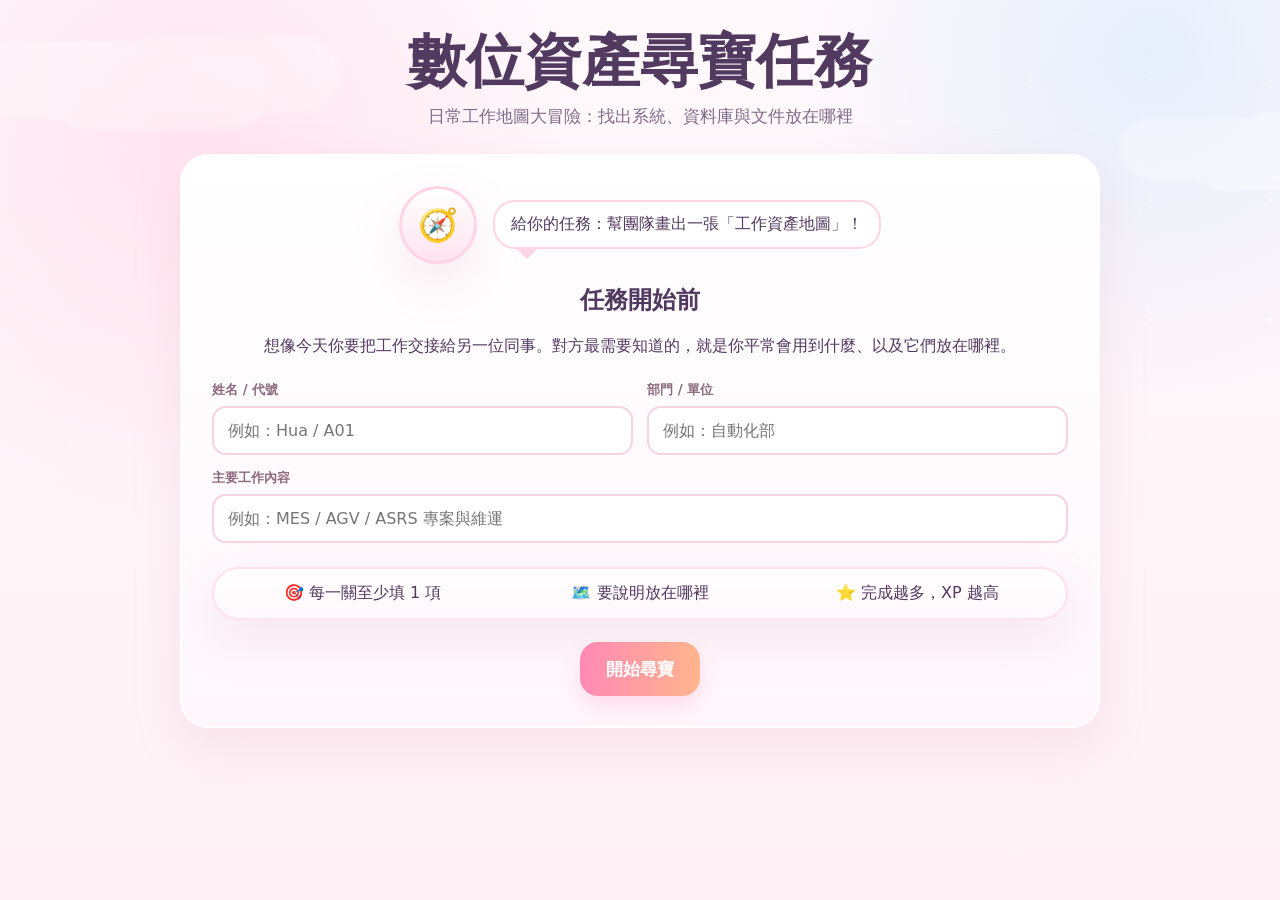
<file: index.html>
<!doctype html>
<html lang="zh-Hant">
<head>
  <meta charset="utf-8" />
  <meta name="viewport" content="width=device-width,initial-scale=1,viewport-fit=cover" />
  <meta name="theme-color" content="#f8d6df" />
  <title>數位資產尋寶任務</title>
  <link rel="stylesheet" href="style.css" />
</head>
<body class="theme-kawaii">
  <div class="cloud cloud-a"></div>
  <div class="cloud cloud-b"></div>
  <div class="sparkles"></div>

  <main class="app-shell player-shell">
    <header class="hero hero-player">
      <h1 id="gameTitle">數位資產尋寶任務</h1>
      <p id="subtitle">日常工作地圖大冒險：找出系統、資料庫與文件放在哪裡</p>
    </header>

    <section class="card intro-card" id="introCard">
      <div class="mascot-row">
        <div class="mascot mascot-main">🧭</div>
        <div class="speech-bubble">給你的任務：幫團隊畫出一張「工作資產地圖」！</div>
      </div>
      <h2>任務開始前</h2>
      <p>想像今天你要把工作交接給另一位同事。對方最需要知道的，就是你平常會用到什麼、以及它們放在哪裡。</p>

      <div class="form-grid">
        <label>
          <span>姓名 / 代號</span>
          <input id="participantName" placeholder="例如：Hua / A01" autocomplete="name" />
        </label>
        <label>
          <span>部門 / 單位</span>
          <input id="department" placeholder="例如：自動化部" />
        </label>
        <label class="full">
          <span>主要工作內容</span>
          <input id="workRole" placeholder="例如：MES / AGV / ASRS 專案與維運" />
        </label>
      </div>

      <div class="quest-rules soft-card">
        <div>🎯 每一關至少填 1 項</div>
        <div>🗺️ 要說明放在哪裡</div>
        <div>⭐ 完成越多，XP 越高</div>
      </div>

      <button class="btn primary big" id="startBtn">開始尋寶</button>
    </section>

    <section class="progress-wrap hidden" id="progressWrap">
      <div class="progress-head">
        <span id="missionLabel">任務 1 / 3</span>
        <span id="scoreLabel">0 XP</span>
      </div>
      <div class="progress-track"><div id="progressBar" class="progress-bar"></div></div>
    </section>

    <section id="missions" class="hidden">
      <article class="card mission active mission-system" data-step="0" data-type="system">
        <div class="mission-head">
          <div>
            <div class="mission-kicker">MISSION 01</div>
            <h2>系統探勘 🖥️</h2>
          </div>
          <div class="xp-badge">+100 XP</div>
        </div>
        <p class="mission-desc">列出你平常工作會開啟或操作的系統，例如 ERP（企業資源規劃，Enterprise Resource Planning）、MES（製造執行系統，Manufacturing Execution System）、WMS（倉儲管理系統，Warehouse Management System）、QMS（品質管理系統，Quality Management System）、SaaS（軟體即服務，Software as a Service）工具。</p>
        <div class="hint-bar">小提示：如果新同事不知道這個系統在哪裡，就很難接手你的工作。</div>
        <div class="item-list" id="systemList"></div>
        <button class="btn ghost add-btn" data-type="system">＋ 新增一個系統</button>
        <div class="nav-row">
          <button class="btn primary next-btn">完成這一關 →</button>
        </div>
      </article>

      <article class="card mission mission-database" data-step="1" data-type="database">
        <div class="mission-head">
          <div>
            <div class="mission-kicker">MISSION 02</div>
            <h2>資料庫追蹤 🗄️</h2>
          </div>
          <div class="xp-badge">+100 XP</div>
        </div>
        <p class="mission-desc">列出你直接查詢、匯出、串接或依賴的資料庫 / 資料來源，例如 SQL Server、PostgreSQL、MySQL、SQLite、Excel 主檔或共享資料表。</p>
        <div class="hint-bar">小提示：資料不一定只在真正的 DB（資料庫，Database）裡，也可能散落在 Excel 或共享表單。</div>
        <div class="item-list" id="databaseList"></div>
        <button class="btn ghost add-btn" data-type="database">＋ 新增一個資料庫</button>
        <div class="nav-row">
          <button class="btn secondary prev-btn">← 上一關</button>
          <button class="btn primary next-btn">完成這一關 →</button>
        </div>
      </article>

      <article class="card mission mission-document" data-step="2" data-type="document">
        <div class="mission-head">
          <div>
            <div class="mission-kicker">MISSION 03</div>
            <h2>文件寶藏庫 📚</h2>
          </div>
          <div class="xp-badge">+100 XP</div>
        </div>
        <p class="mission-desc">列出你常用的重要文件，例如 SOP（標準作業程序，Standard Operating Procedure）、規格書、Excel 報表、會議記錄、流程圖、教學文件。</p>
        <div class="hint-bar">小提示：最容易失控的，不是系統，而是散落在各處、只有少數人知道的文件。</div>
        <div class="item-list" id="documentList"></div>
        <button class="btn ghost add-btn" data-type="document">＋ 新增一份文件</button>
        <div class="nav-row">
          <button class="btn secondary prev-btn">← 上一關</button>
          <button class="btn primary" id="finishBtn">完成盤點 🏁</button>
        </div>
      </article>
    </section>

    <section class="card result-card hidden" id="resultCard">
      <div class="trophy">🏆</div>
      <div class="eyebrow">QUEST COMPLETE</div>
      <h2>你的工作數位地圖完成了</h2>
      <p id="resultSummary"></p>

      <div class="stat-grid">
        <div class="stat"><strong id="systemCount">0</strong><span>系統</span></div>
        <div class="stat"><strong id="databaseCount">0</strong><span>資料庫</span></div>
        <div class="stat"><strong id="documentCount">0</strong><span>文件</span></div>
        <div class="stat"><strong id="riskCount">0</strong><span>待釐清位置</span></div>
      </div>

      <div id="mapOutput" class="map-output"></div>

      <div class="result-actions">
        <button class="btn primary" id="submitBtn">送出結果</button>
        <button class="btn secondary" id="downloadCsvBtn">下載 CSV</button>
        <button class="btn secondary" id="downloadJsonBtn">下載 JSON</button>
        <button class="btn ghost" id="restartBtn">重新挑戰</button>
      </div>
      <div id="submitStatus" class="submit-status"></div>
    </section>
  </main>

  <template id="itemTemplate">
    <div class="asset-item">
      <div class="asset-num"></div>
      <div class="asset-fields">
        <label>
          <span class="asset-name-label">資產名稱</span>
          <input class="asset-name" placeholder="" />
        </label>
        <label>
          <span>主要用途</span>
          <input class="asset-purpose" placeholder="例如：排程、查詢、報表、設備監控" />
        </label>
        <label>
          <span>放在哪一類位置？</span>
          <select class="asset-location-type">
            <option value="">請選擇</option>
            <option>公司內部系統 / Server</option>
            <option>雲端 SaaS / Web</option>
            <option>SharePoint / Teams</option>
            <option>OneDrive</option>
            <option>Google Drive</option>
            <option>NAS / 網路磁碟</option>
            <option>本機電腦</option>
            <option>資料庫伺服器</option>
            <option>Email / 聊天工具</option>
            <option>實體文件 / 紙本</option>
            <option>其他</option>
            <option>我不確定</option>
          </select>
        </label>
        <label>
          <span>位置細節</span>
          <input class="asset-location-detail" placeholder="例如：內網網址、Server 名稱、資料夾路徑、系統模組" />
        </label>
      </div>
      <button class="remove-btn" title="刪除">×</button>
    </div>
  </template>

  <script src="config.js"></script>
  <script src="app.js"></script>
</body>
</html>
</file>
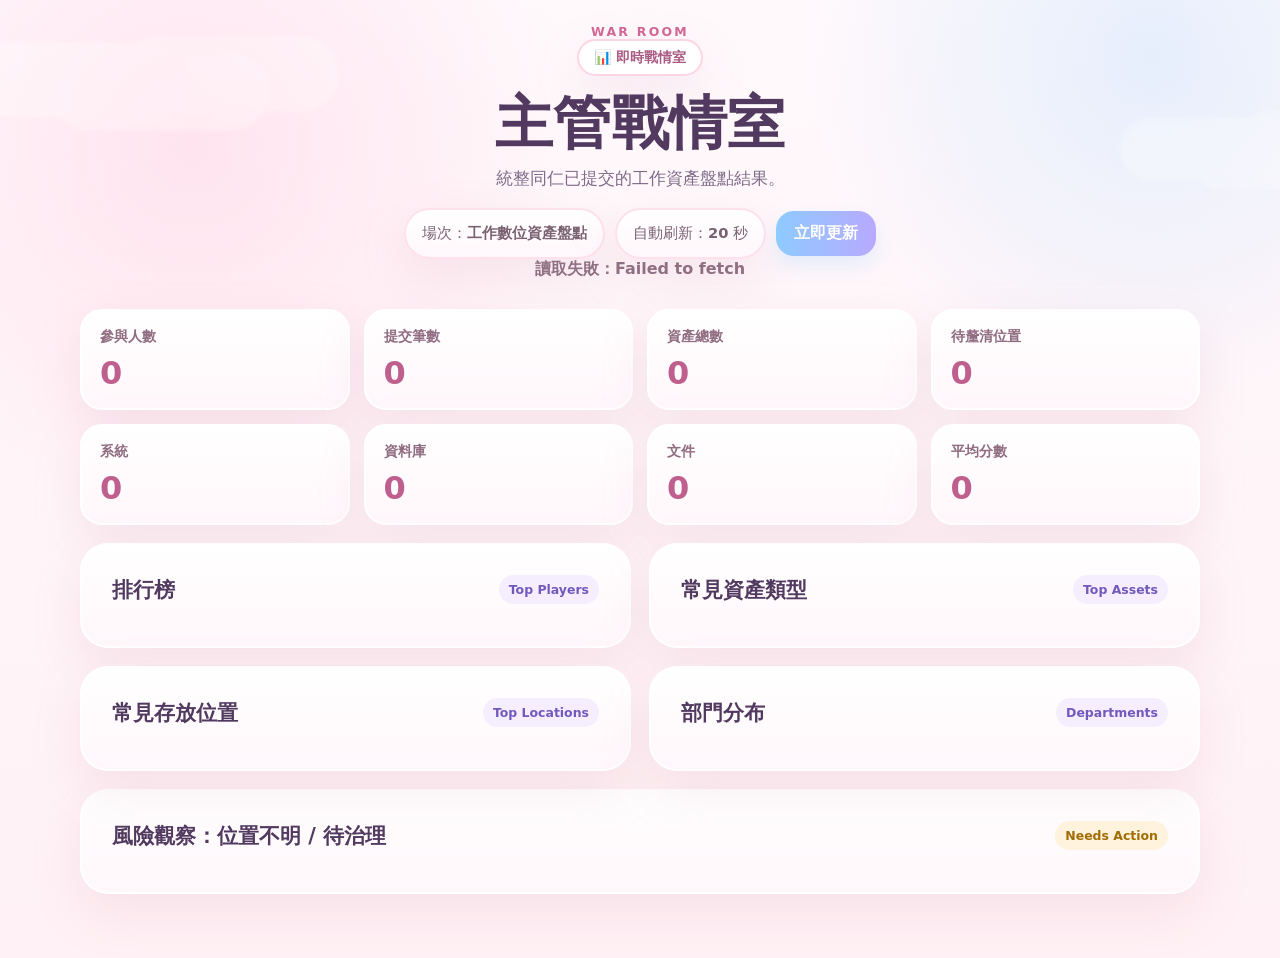
<file: dashboard.html>
<!doctype html>
<html lang="zh-Hant">
<head>
  <meta charset="utf-8" />
  <meta name="viewport" content="width=device-width,initial-scale=1,viewport-fit=cover" />
  <title>主管戰情室｜數位資產尋寶任務</title>
  <link rel="stylesheet" href="style.css" />
</head>
<body class="theme-kawaii dashboard-body">
  <div class="cloud cloud-a"></div>
  <div class="cloud cloud-b"></div>
  <main class="app-shell dashboard-shell">
    <header class="hero dashboard-hero">
      <div class="eyebrow">WAR ROOM</div>
      <div class="hero-badge">📊 即時戰情室</div>
      <h1>主管戰情室</h1>
      <p>統整同仁已提交的工作資產盤點結果。</p>
      <div class="dashboard-toolbar">
        <div class="soft-card toolbar-pill">場次：<strong id="sessionName"></strong></div>
        <div class="soft-card toolbar-pill">自動刷新：<strong id="refreshSeconds"></strong> 秒</div>
        <button class="btn secondary" id="refreshBtn">立即更新</button>
      </div>
      <div id="dashboardStatus" class="dashboard-status"></div>
    </header>

    <section class="metrics-grid">
      <div class="metric-card"><span>參與人數</span><strong id="totalParticipants">0</strong></div>
      <div class="metric-card"><span>提交筆數</span><strong id="totalSubmissions">0</strong></div>
      <div class="metric-card"><span>資產總數</span><strong id="totalAssets">0</strong></div>
      <div class="metric-card"><span>待釐清位置</span><strong id="uncertainAssets">0</strong></div>
      <div class="metric-card"><span>系統</span><strong id="systemAssets">0</strong></div>
      <div class="metric-card"><span>資料庫</span><strong id="databaseAssets">0</strong></div>
      <div class="metric-card"><span>文件</span><strong id="documentAssets">0</strong></div>
      <div class="metric-card"><span>平均分數</span><strong id="avgScore">0</strong></div>
    </section>

    <section class="dashboard-grid">
      <article class="card dashboard-panel">
        <div class="panel-head"><h2>排行榜</h2><span class="chip">Top Players</span></div>
        <div id="leaderboard" class="list-board"></div>
      </article>

      <article class="card dashboard-panel">
        <div class="panel-head"><h2>常見資產類型</h2><span class="chip">Top Assets</span></div>
        <div id="topAssets" class="list-board"></div>
      </article>

      <article class="card dashboard-panel">
        <div class="panel-head"><h2>常見存放位置</h2><span class="chip">Top Locations</span></div>
        <div id="topLocations" class="list-board"></div>
      </article>

      <article class="card dashboard-panel">
        <div class="panel-head"><h2>部門分布</h2><span class="chip">Departments</span></div>
        <div id="topDepartments" class="list-board"></div>
      </article>
    </section>

    <section class="card dashboard-panel">
      <div class="panel-head"><h2>風險觀察：位置不明 / 待治理</h2><span class="chip warn">Needs Action</span></div>
      <div id="riskTable" class="table-wrap"></div>
    </section>
  </main>

  <script src="config.js"></script>
  <script src="dashboard.js"></script>
</body>
</html>
</file>
<file: style.css>
:root{
  --bg:#fff9fc;
  --bg2:#fff1f5;
  --panel:#ffffff;
  --panel2:#fff7fb;
  --text:#51395f;
  --muted:#7f6b8a;
  --line:#f2c7d8;
  --accent:#ff89b5;
  --accent2:#8ecbff;
  --accent3:#ffe38d;
  --green:#8ee0bf;
  --purple:#a591ff;
  --danger:#ff8c9d;
  --warn:#ffcc75;
  --shadow:0 18px 48px rgba(207,148,174,.18);
  --radius-xl:28px;
  --radius-lg:22px;
  --radius-md:16px;
}
*{box-sizing:border-box}
html{scroll-behavior:smooth}
body{
  margin:0;
  min-height:100vh;
  font-family:"Noto Sans TC","PingFang TC","Microsoft JhengHei",system-ui,sans-serif;
  color:var(--text);
  background:
    radial-gradient(circle at 15% 15%, rgba(255,137,181,.18), transparent 24rem),
    radial-gradient(circle at 90% 6%, rgba(142,203,255,.22), transparent 22rem),
    linear-gradient(180deg,var(--bg),var(--bg2));
  position:relative;
  overflow-x:hidden;
}
.cloud{position:fixed;filter:blur(2px);opacity:.4;z-index:0;border-radius:999px;background:rgba(255,255,255,.78)}
.cloud-a{width:220px;height:76px;top:42px;left:-30px;box-shadow:80px 12px 0 0 rgba(255,255,255,.7), 150px -6px 0 0 rgba(255,255,255,.7)}
.cloud-b{width:180px;height:62px;top:118px;right:-20px;box-shadow:70px 10px 0 0 rgba(255,255,255,.7), 120px -8px 0 0 rgba(255,255,255,.7)}
.sparkles{
  position:fixed; inset:0; pointer-events:none; z-index:0; opacity:.35;
  background-image: radial-gradient(circle, rgba(255,255,255,.9) 0 2px, transparent 2px);
  background-size: 120px 120px;
  background-position: 10px 20px;
}
.app-shell{width:min(1120px,92vw);margin:0 auto;padding:24px 0 64px;position:relative;z-index:1}
.player-shell{width:min(920px,92vw)}
.hero{text-align:center;margin-bottom:22px}
.eyebrow{letter-spacing:.18em;font-size:.78rem;font-weight:900;color:#d26695}
.hero h1{font-size:clamp(2rem,6vw,3.6rem);margin:.35rem 0 .55rem;line-height:1.1}
.hero p{color:var(--muted);font-size:1.04rem;margin:.15rem 0 .9rem;line-height:1.8}
.hero-badge{display:inline-block;background:#fff;border:2px solid #ffd4e4;color:#a95982;border-radius:999px;padding:.45rem .9rem;font-size:.88rem;font-weight:800;box-shadow:var(--shadow);margin-bottom:10px}
.card,
.soft-card,
.metric-card{
  background:linear-gradient(180deg,var(--panel),var(--panel2));
  border:2px solid rgba(255,255,255,.86);
  border-radius:var(--radius-xl);
  box-shadow:var(--shadow);
}
.card{padding:clamp(18px,3vw,30px)}
.soft-card{padding:14px 16px;border-color:#ffe1ec}
.warning{display:inline-block;max-width:860px;color:#8b6275;border-color:#ffd5a8;background:linear-gradient(180deg,#fffaf1,#fff4de)}
.intro-card{text-align:center}
.mascot-row{display:flex;align-items:center;justify-content:center;gap:16px;flex-wrap:wrap;margin-bottom:8px}
.mascot{width:78px;height:78px;border-radius:50%;display:grid;place-items:center;font-size:2rem;background:linear-gradient(180deg,#fff,#ffe4ef);border:3px solid #ffd4e4;box-shadow:var(--shadow)}
.speech-bubble{max-width:540px;background:#fff;border:2px solid #ffd4e4;border-radius:22px;padding:12px 16px;text-align:left;position:relative}
.speech-bubble:after{content:"";position:absolute;left:20px;bottom:-12px;border:12px solid transparent;border-top-color:#ffd4e4;border-bottom:0}
.quest-rules{display:grid;grid-template-columns:repeat(3,1fr);gap:12px;margin:22px 0;text-align:center}
.form-grid{display:grid;grid-template-columns:1fr 1fr;gap:14px;margin:24px 0}
.form-grid .full{grid-column:1/-1}
label{display:flex;flex-direction:column;text-align:left;gap:7px}
label span{font-size:.84rem;color:#8c6a7d;font-weight:900}
input,select{
  width:100%;border-radius:14px;border:2px solid #f3d4e0;background:#fff;color:var(--text);
  padding:13px 14px;font:inherit;outline:none;min-height:48px
}
input:focus,select:focus{border-color:#f499be;box-shadow:0 0 0 4px rgba(244,153,190,.18)}
.btn{
  appearance:none;border:0;border-radius:18px;padding:12px 18px;font-weight:900;cursor:pointer;
  font-size:.98rem;transition:.18s transform,.18s box-shadow,.18s opacity;text-decoration:none;display:inline-flex;align-items:center;justify-content:center;gap:8px
}
.btn:hover{transform:translateY(-1px)}
.btn:active{transform:translateY(0)}
.btn.primary{background:linear-gradient(90deg,var(--accent),#ffb58d);color:#fff;box-shadow:0 10px 20px rgba(255,137,181,.26)}
.btn.secondary{background:linear-gradient(90deg,var(--accent2),#b8a9ff);color:#fff;box-shadow:0 10px 20px rgba(142,203,255,.24)}
.btn.ghost{background:#fff7fb;color:#bd5f8c;border:2px dashed #f0b4ca}
.btn.big{padding:15px 26px;font-size:1.08rem}
.hidden{display:none!important}
.progress-wrap{position:sticky;top:8px;z-index:12;margin:14px 0 18px;padding:12px 14px;background:rgba(255,255,255,.84);backdrop-filter:blur(10px);border:2px solid #ffe0ec;border-radius:18px;box-shadow:var(--shadow)}
.progress-head{display:flex;justify-content:space-between;font-size:.88rem;color:#8e6d80;margin-bottom:8px;font-weight:800}
.progress-track{height:12px;background:#ffeaf2;border-radius:999px;overflow:hidden}
.progress-bar{height:100%;width:0;background:linear-gradient(90deg,var(--accent),var(--accent2),var(--green));transition:.3s width}
.mission{display:none}
.mission.active{display:block}
.mission-head{display:flex;justify-content:space-between;align-items:flex-start;gap:12px}
.mission-kicker{font-size:.74rem;letter-spacing:.16em;color:#c66f9c;font-weight:900}
.xp-badge{background:linear-gradient(90deg,#fff1a9,#ffe4cf);color:#9c6c1e;border:2px solid #ffe090;padding:8px 12px;border-radius:999px;font-size:.8rem;font-weight:900;white-space:nowrap}
.mission-desc{color:var(--muted);margin-bottom:14px}
.hint-bar{padding:10px 14px;border-radius:16px;background:#fff2f8;border:2px dashed #f7bbd4;color:#986781;font-size:.9rem;margin-bottom:16px}
.item-list{display:grid;gap:14px}
.asset-item{position:relative;display:grid;grid-template-columns:42px 1fr 36px;gap:12px;align-items:start;background:#fff;border:2px solid #ffdceb;border-radius:22px;padding:16px}
.asset-num{width:34px;height:34px;border-radius:12px;display:grid;place-items:center;font-weight:900;color:#fff;background:linear-gradient(135deg,var(--purple),var(--accent))}
.asset-fields{display:grid;grid-template-columns:1fr 1fr;gap:12px}
.remove-btn{width:32px;height:32px;border-radius:10px;border:2px solid #ffd1dd;background:#fff7fb;color:#c96c91;cursor:pointer;font-size:1.25rem}
.add-btn{margin-top:14px;width:100%}
.nav-row{display:flex;justify-content:space-between;gap:10px;margin-top:24px}
.result-card{text-align:center}
.trophy{font-size:4rem}
.stat-grid{display:grid;grid-template-columns:repeat(4,1fr);gap:12px;margin:24px 0}
.stat{background:linear-gradient(180deg,#fff,#fff9fd);border:2px solid #ffdceb;border-radius:18px;padding:16px 10px;box-shadow:var(--shadow)}
.stat strong{display:block;font-size:1.8rem;color:#c8598f}
.stat span{font-size:.84rem;color:var(--muted)}
.map-output{display:grid;gap:14px;text-align:left;margin:22px 0}
.map-group{background:#fff;border:2px solid #ffe0ec;border-radius:18px;padding:16px}
.map-group h3{margin:0 0 10px}
.map-row{display:grid;grid-template-columns:1.1fr .9fr 1.25fr;gap:10px;padding:10px 0;border-top:1px dashed #f1c5d6}
.map-row:first-of-type{border-top:0}
.map-row small{color:var(--muted);display:block;margin-top:3px}
.result-actions{display:flex;flex-wrap:wrap;justify-content:center;gap:10px}
.submit-status{margin-top:12px;color:var(--muted);min-height:24px}
.split-layout{display:grid;grid-template-columns:1.1fr .9fr;gap:20px;align-items:center}
.stack-sm > * + *{margin-top:10px}
.url-box{word-break:break-all;background:#fff;border:2px solid #ffdceb;padding:12px;border-radius:14px;color:#86536f}
.label-inline{font-weight:900;color:#a05d83}
.action-grid{display:grid;grid-template-columns:1fr 1fr;gap:12px;margin-top:14px}
.muted-note{color:var(--muted);font-size:.92rem;margin-top:14px}
.qr-stage{display:grid;place-items:center}
.qr-card{text-align:center;max-width:360px;width:100%}
.qr-title{font-weight:900;margin-bottom:12px;color:#9f6482}
.dashboard-status{min-height:28px;color:#8f6f82;font-weight:700}
.metrics-grid{display:grid;grid-template-columns:repeat(4,1fr);gap:14px;margin-bottom:18px}
.metric-card{padding:16px 18px;border-radius:22px;border:2px solid #fff;box-shadow:var(--shadow);text-align:left}
.metric-card span{display:block;color:#906d82;font-weight:800;font-size:.9rem;margin-bottom:8px}
.metric-card strong{display:block;font-size:2rem;color:#bf5f8d}
.dashboard-grid{display:grid;grid-template-columns:1fr 1fr;gap:18px;margin-bottom:18px}
.dashboard-panel .panel-head{display:flex;justify-content:space-between;align-items:center;gap:10px;margin-bottom:12px}
.dashboard-panel h2{font-size:1.3rem;margin:0}
.chip{display:inline-flex;align-items:center;padding:7px 10px;border-radius:999px;background:#f4eeff;color:#7259bc;font-size:.78rem;font-weight:900}
.chip.warn{background:#fff3dd;color:#a16c00}
.list-board{display:grid;gap:10px}
.board-row{display:grid;grid-template-columns:auto 1fr auto;gap:10px;align-items:center;padding:12px;border-radius:14px;background:#fff9fc;border:2px solid #ffe0ec}
.board-rank{width:30px;height:30px;border-radius:50%;display:grid;place-items:center;background:linear-gradient(180deg,#ffd77d,#ffefb1);color:#84520a;font-weight:900}
.board-main{font-weight:800}
.board-sub{display:block;color:var(--muted);font-size:.84rem;margin-top:2px}
.board-count{font-weight:900;color:#b85e8b}
.table-wrap{overflow:auto}
table{width:100%;border-collapse:collapse}
th,td{padding:10px 12px;border-bottom:1px solid #f3d4e0;text-align:left;vertical-align:top}
th{font-size:.88rem;color:#8d7083;background:#fff8fb;position:sticky;top:0}
.dashboard-toolbar{display:flex;flex-wrap:wrap;gap:10px;justify-content:center;align-items:center;margin-top:12px}
.toolbar-pill{font-size:.92rem;color:#7a6272}
.empty-box{padding:16px;border-radius:14px;background:#fff8fb;border:2px dashed #f4c9da;color:#9a7186;text-align:center}
code{background:#fff2f8;padding:2px 6px;border-radius:8px}
@media(max-width:900px){
  .metrics-grid{grid-template-columns:repeat(2,1fr)}
  .dashboard-grid{grid-template-columns:1fr}
  .split-layout{grid-template-columns:1fr}
}
@media(max-width:720px){
  .app-shell{width:min(94vw,980px);padding-top:18px}
  .form-grid,.asset-fields,.stat-grid,.quest-rules,.action-grid{grid-template-columns:1fr}
  .form-grid .full{grid-column:auto}
  .asset-item{grid-template-columns:36px 1fr 30px;padding:12px}
  .map-row{grid-template-columns:1fr}
  .nav-row{flex-direction:column-reverse}
  .nav-row .btn,.result-actions .btn,.action-grid .btn{width:100%}
  .progress-wrap{top:6px}
  .metrics-grid{grid-template-columns:1fr 1fr}
  .metric-card strong{font-size:1.65rem}
  .board-row{grid-template-columns:auto 1fr}
  .board-count{grid-column:2/3;justify-self:end}
}
@media(max-width:480px){
  .metrics-grid{grid-template-columns:1fr}
  .hero h1{font-size:2rem}
  .speech-bubble{font-size:.95rem}
}
</file>
